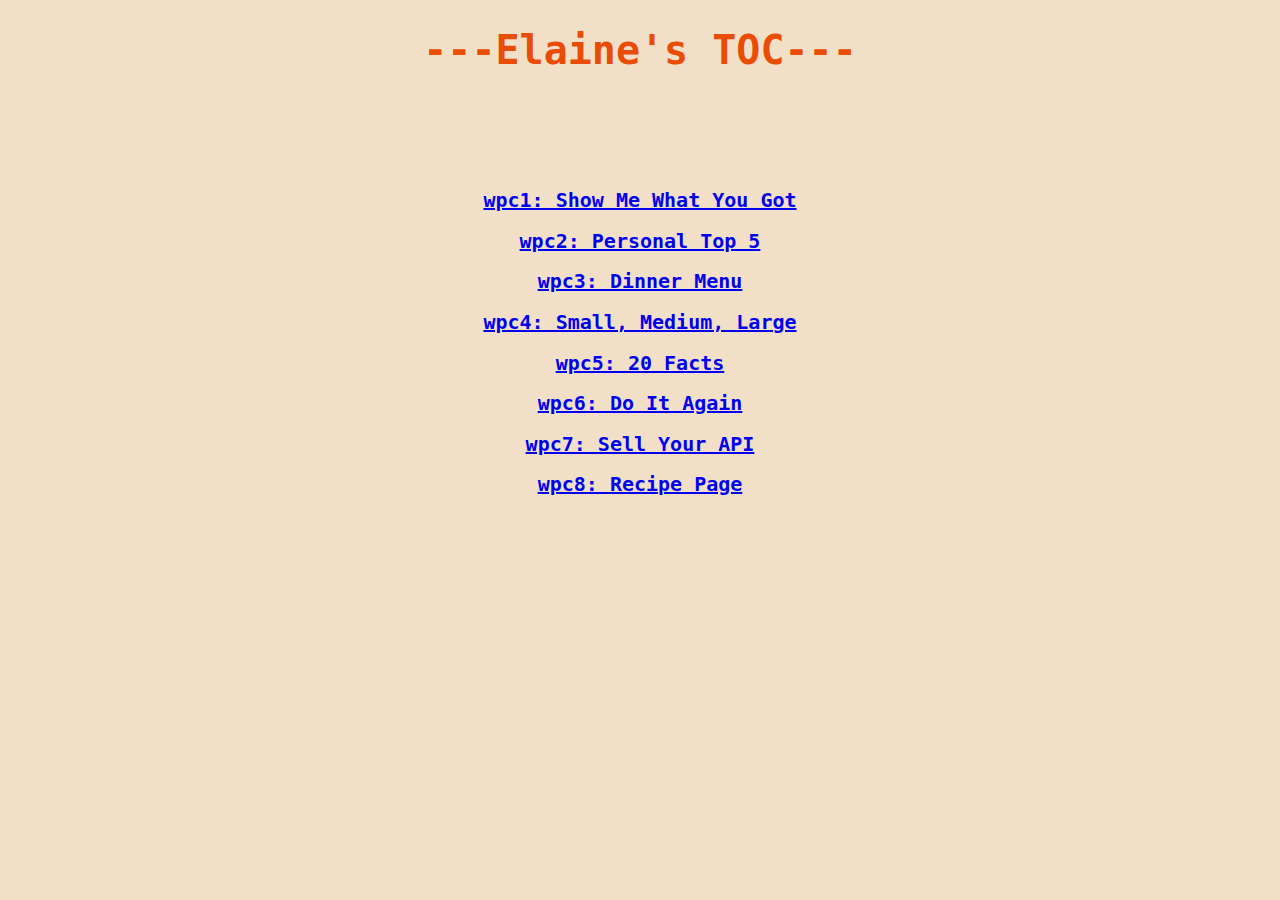
<file: index.html>
<!DOCTYPE html>
<html lang="en">
<head>
  <meta charset="UTF-8">
  <meta name="viewport" content="width=device-width, initial-scale=1.0">
  <title>Elaine Fei TOC</title>

  <style>
     body{
          background-color: rgb(241, 224, 199);
          text-align: center;
     }   

     h1{
       color: rgb(233, 77, 5);
       font-family: monospace;
       font-size: 40px;
     }
    
     h2{
       font-family: monospace;
       font-size: 20px;
     }
    
  </style>

</head>
<body>

  <h1>---Elaine's TOC---</h1> 

  <br></br>
  <br></br>

  <h2><a href="show-me-what-you-got/index.html">wpc1: Show Me What You Got</a></h2>
  <h2><a href="personal-top-five/index.html">wpc2: Personal Top 5</a></h2>
  <h2><a href="dinner-menu/index.html">wpc3: Dinner Menu</a></h2>
  <h2><a href="small-medium-large/index.html">wpc4: Small, Medium, Large</a></h2>
  <h2><a href="twenty-facts/index.html">wpc5: 20 Facts</a></h2>
  <h2><a href="do-it-again/index.html">wpc6: Do It Again</a></h2>
  <h2><a href="sell-your-api/index.html">wpc7: Sell Your API</a></h2>
  <h2><a href="recipe-page/index.html">wpc8: Recipe Page</a></h2>

</body>
</html>
</file>
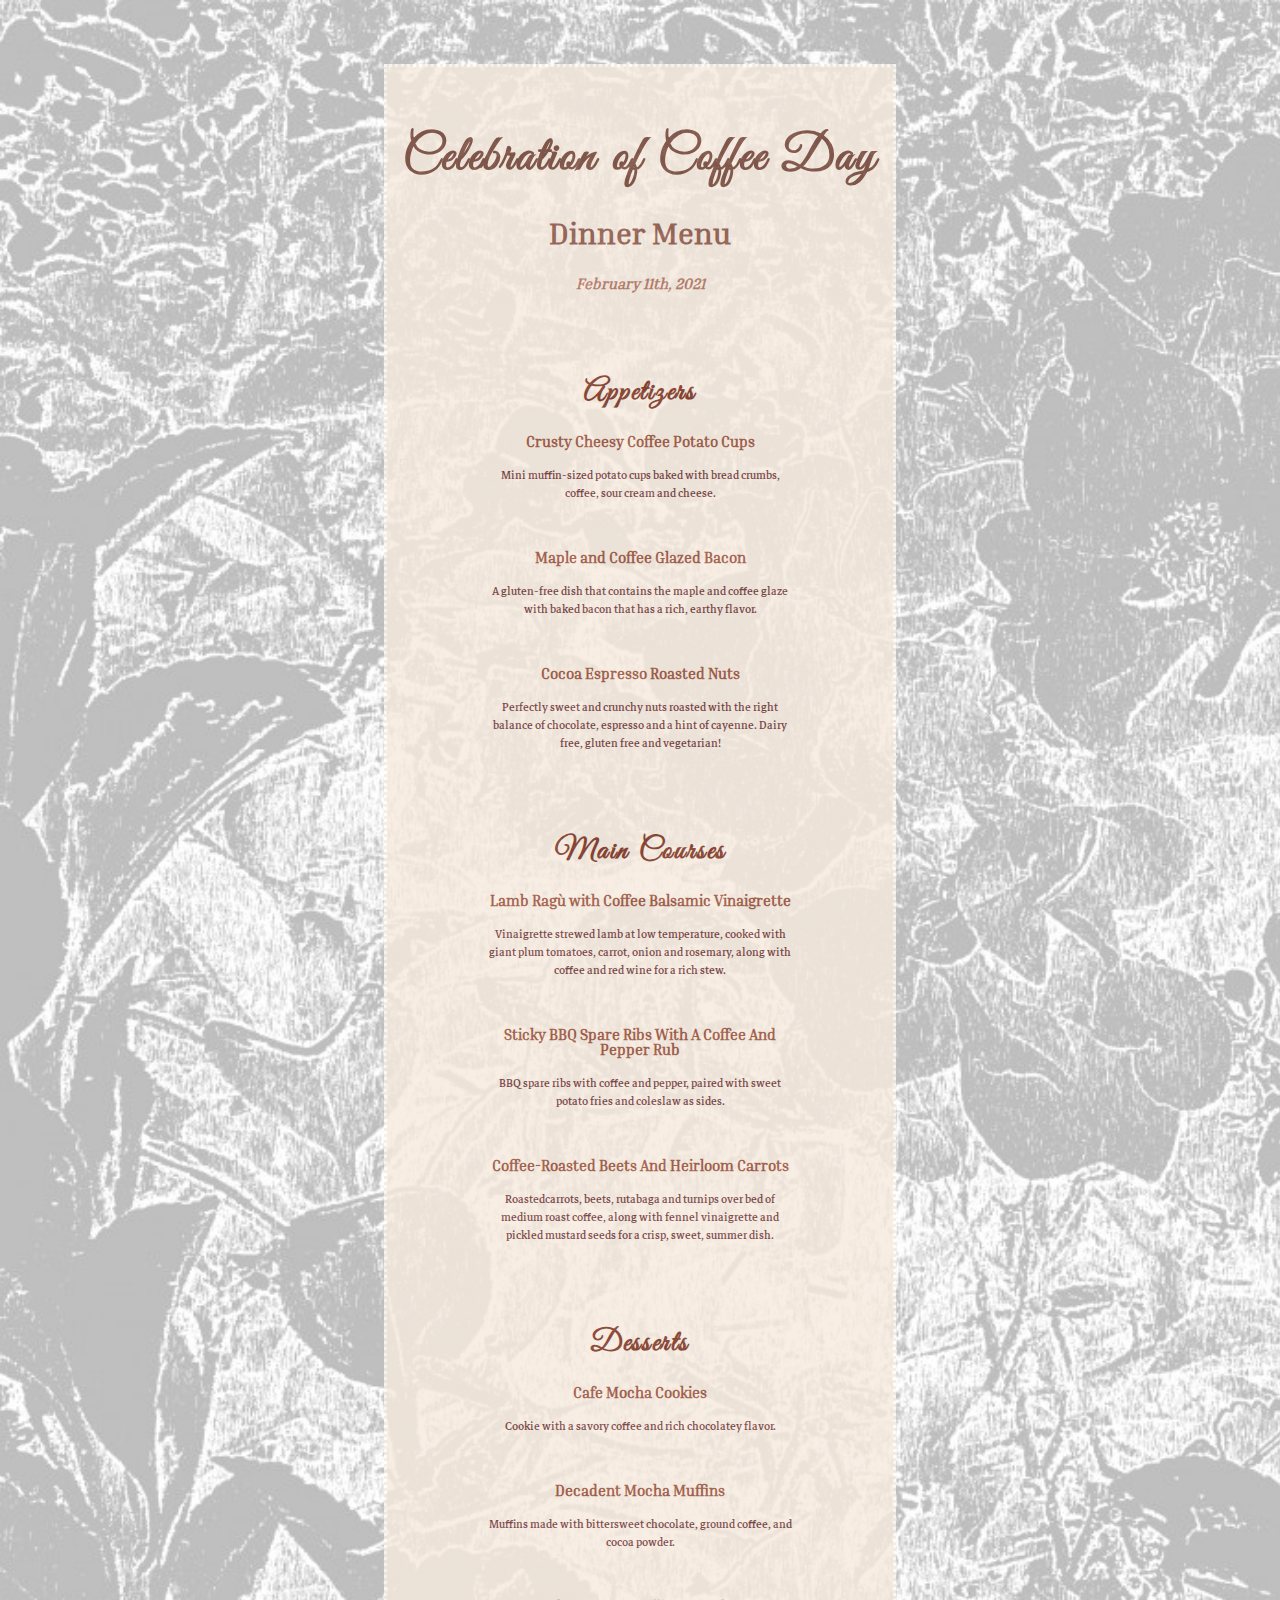
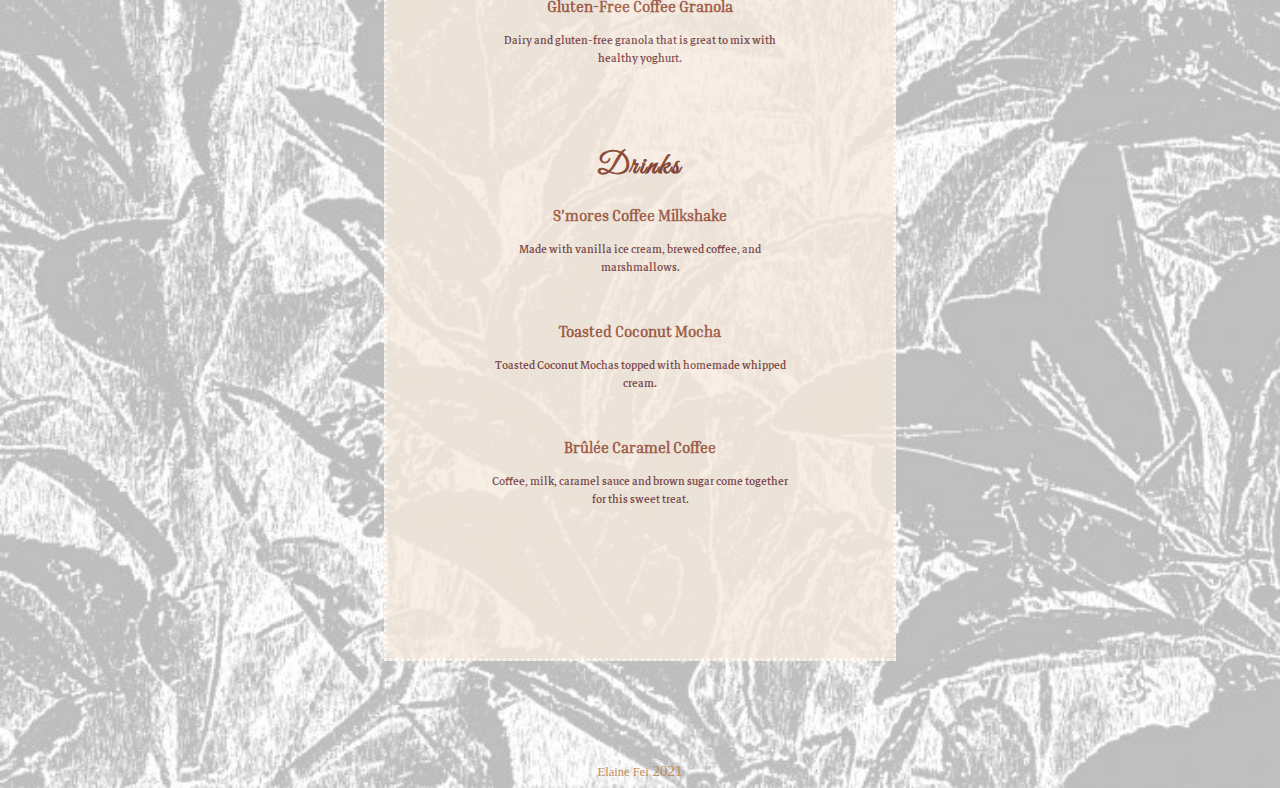
<file: dinner-menu/index.html>
<!DOCTYPE html>
<html lang="en">
<head>
    <meta charset="UTF-8">
    <meta name="viewport" content="width=device-width, initial-scale=1.0">
    <title>Elaine's Fictional Dinner Menu</title>
    <link rel="stylesheet" href="./css/style.css">
    <link rel="stylesheet" href="./css/font.css">
</head>

<body>

    <div class="menu">
        <header class="menu-header">
            <h1>Celebration of Coffee Day</h1>
            <h2>Dinner Menu</h2>
            <h3>February 11th, 2021</h3>
        </header>

        <div class="courses">
            <article class="appetizers">
                <h2>Appetizers</h2>
                <h3>Crusty Cheesy Coffee Potato Cups</h3>
                <p>Mini muffin-sized potato cups baked with bread crumbs, coffee, sour cream and cheese.</p>
                <h3>Maple and Coffee Glazed Bacon</h3>
                <p>A gluten-free dish that contains the maple and coffee glaze with baked bacon that has a rich, earthy flavor.</p>
                <h3>Cocoa Espresso Roasted Nuts</h3>
                <p>Perfectly sweet and crunchy nuts roasted with the right balance of chocolate, espresso and a hint of cayenne. Dairy free, gluten free and vegetarian!</p>
            </article>

            <article class="main-courses">
                <h2>Main Courses</h2>
                <h3>Lamb Ragù with Coffee Balsamic Vinaigrette</h3>
                <p>Vinaigrette strewed lamb at low temperature, cooked with giant plum tomatoes, carrot, onion and rosemary, along with coffee and red wine for a rich stew.</p>
                <h3>Sticky BBQ Spare Ribs With A Coffee And Pepper Rub</h3>
                <p>BBQ spare ribs with coffee and pepper, paired with sweet potato fries and coleslaw as sides.</p>
                <h3>Coffee-Roasted Beets And Heirloom Carrots</h3>
                <p>Roastedcarrots, beets, rutabaga and turnips over bed of medium roast coffee, along with fennel vinaigrette and pickled mustard seeds for a crisp, sweet, summer dish.</p>
            </article>

            <article class="desserts">
                <h2>Desserts</h2>
                <h3>Cafe Mocha Cookies</h3>
                <p>Cookie with a savory coffee and rich chocolatey flavor.</p>
                <h3>Decadent Mocha Muffins</h3>
                <p>Muffins made with bittersweet chocolate, ground coffee, and cocoa powder.</p>
                <h3>Gluten-Free Coffee Granola</h3>
                <p>Dairy and gluten-free granola that is great to mix with healthy yoghurt.</p>
            </article>

            <article class="drinks">
                <h2>Drinks</h2>
                <h3>S’mores Coffee Milkshake</h3>
                <p>Made with vanilla ice cream, brewed coffee, and marshmallows.</p>
                <h3>Toasted Coconut Mocha</h3>
                <p>Toasted Coconut Mochas topped with homemade whipped cream.</p>
                <h3>Brûlée Caramel Coffee</h3>
                <p>Coffee, milk, caramel sauce and brown sugar come together for this sweet treat.</p>
            </article>
        </div>
        

    </div>


    <footer><small>Elaine Fei</small> 2021</footer>

</body>
</html>
</file>
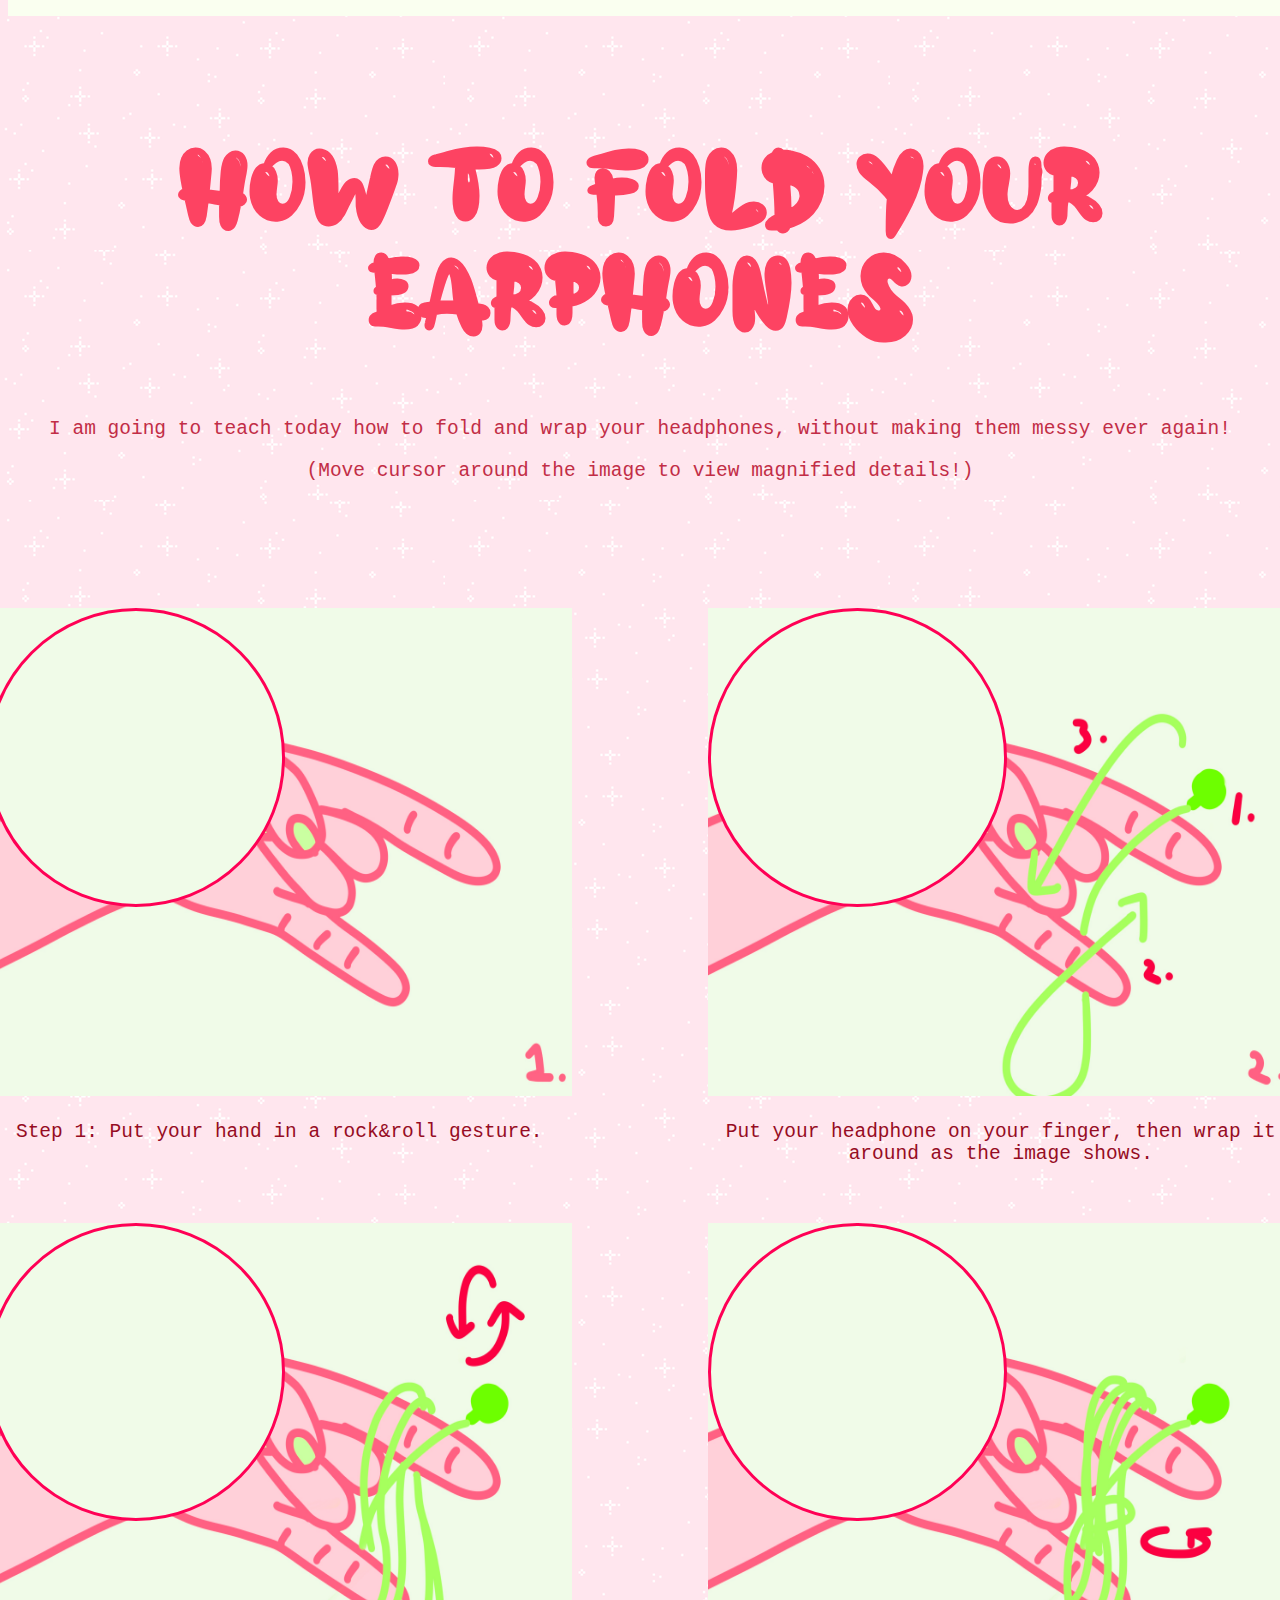
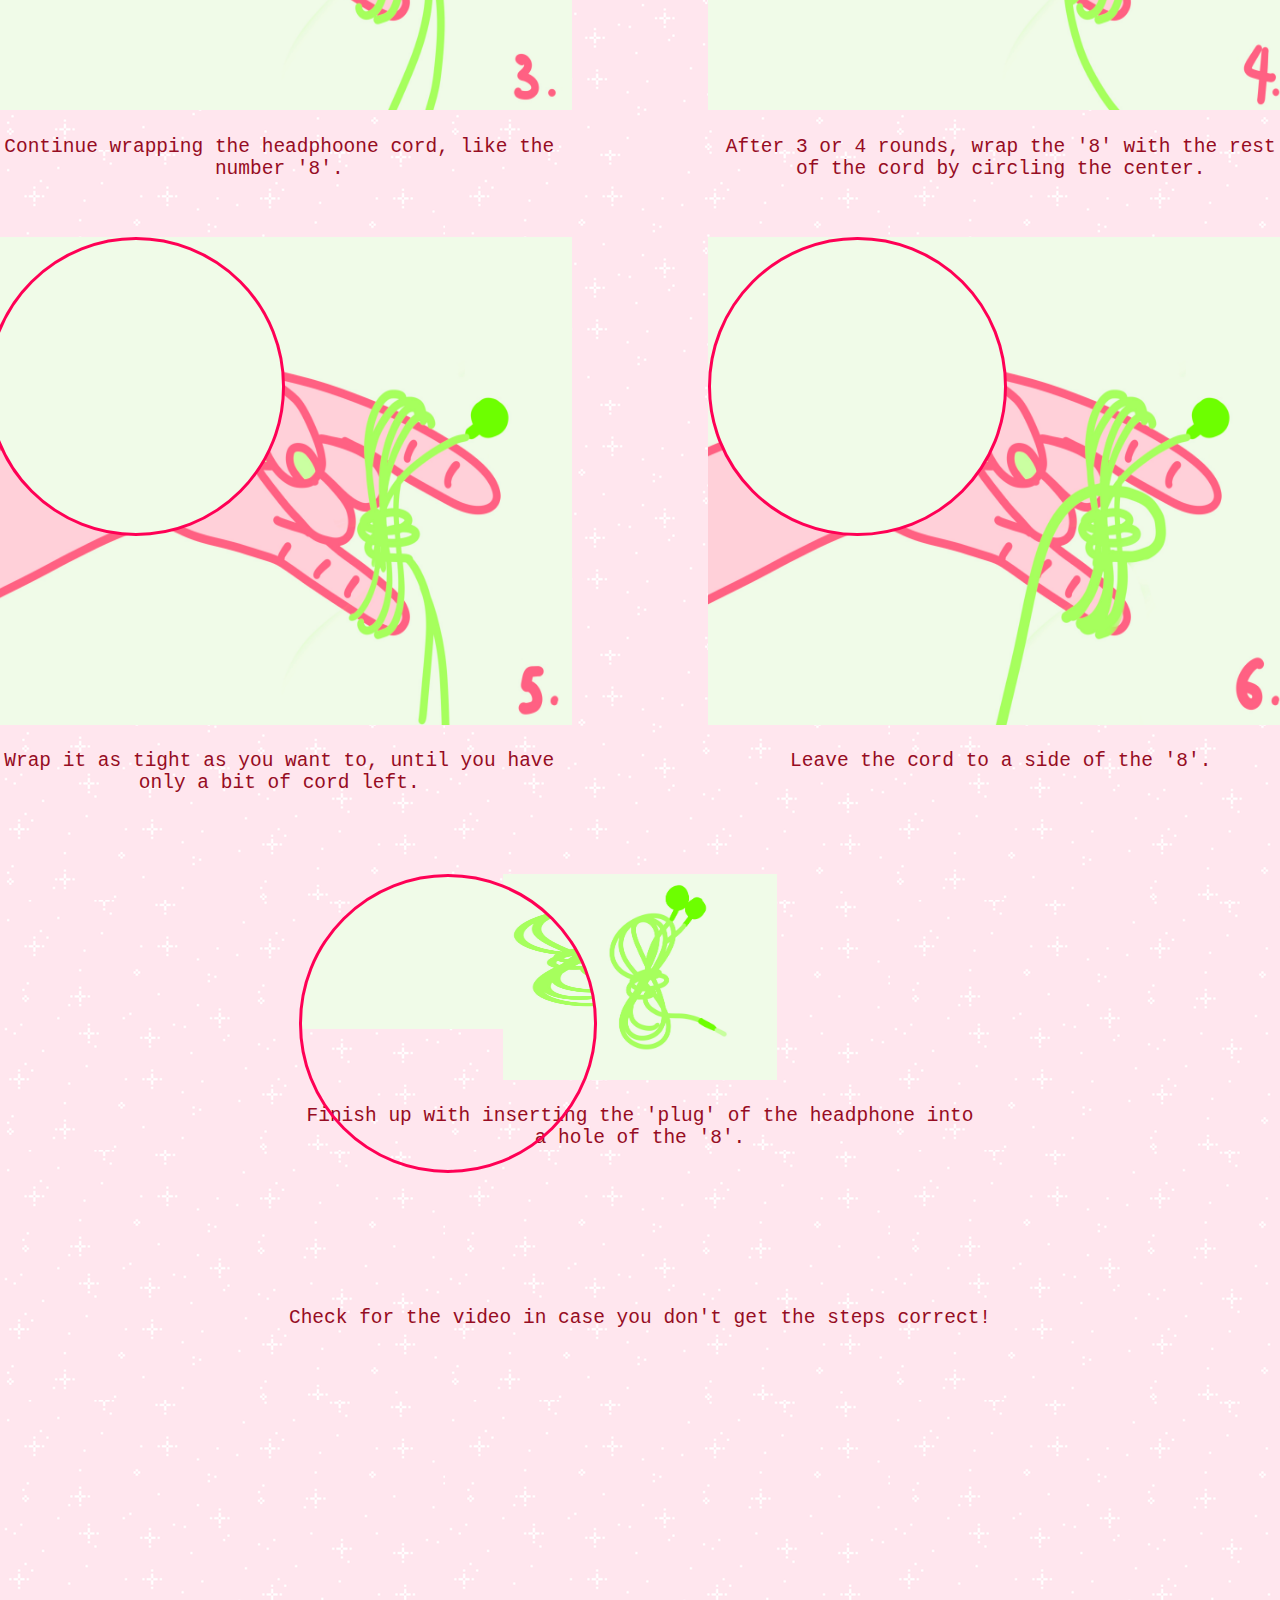
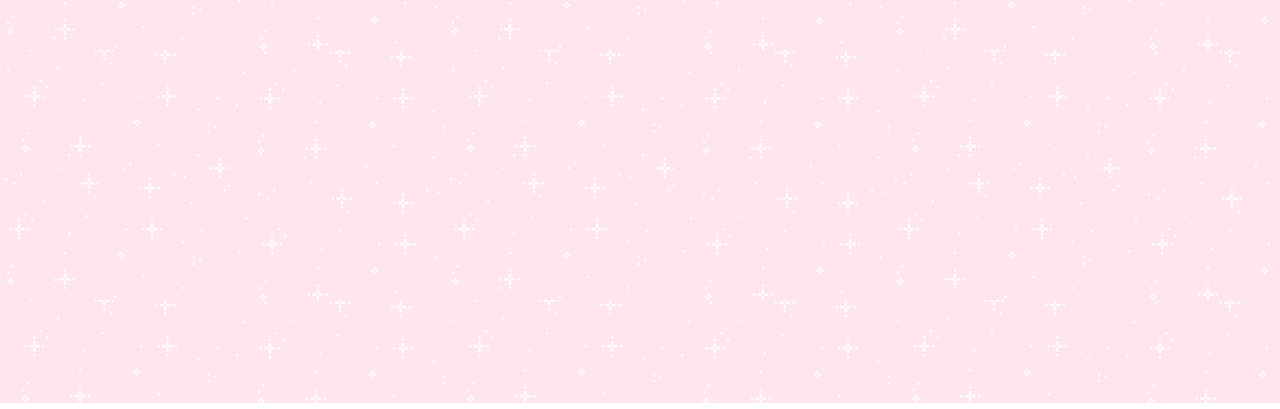
<file: do-it-again/index.html>
<!DOCTYPE html>
  <html lang="en">
  <head>
    <meta charset="UTF-8">
    <meta http-equiv="X-UA-Compatible" content="IE=edge">
    <meta name="viewport" content="width=device-width, initial-scale=1.0">
    <title>Elaine's Webpage</title>
    <link rel="stylesheet" href="./css/style.css">
    <link rel="stylesheet" href="css/font.css">
    <script src="./js/script.js"></script>


  

</head>

<body>

  <div class="content">
    <div class="header">
      <div class="progress-container">
        <div class="progress-bar" id="myBar"></div>
      </div>
    </div>

    <div class="title">
      <h1>How To Fold Your Earphones</h1>
    </div>


    <div class="introduction">
      <p>
        I am going to teach today how to fold and wrap your headphones, without making them messy ever again!
      </p>
      <p>
        (Move cursor around the image to view magnified details!)
      </p>
    </div>


    <div class="information-container">
      <div class="row-1">
          <div class="step-1">
            <img id='step1'src="./pictures/step1.jpg">
            <p>Step 1: Put your hand in a rock&roll gesture.</p>
          </div>

          <div class="step-2">
            <img  id='step2'src="./pictures/step2.jpg">
            <p>Put your headphone on your finger, then wrap it around as the image shows.</p>
          </div>
      </div>

      <div class="row-2">
          <div class="step-3">
            <img  id='step3'src="./pictures/step3.jpg">
            <p>Continue wrapping the headphoone cord, like the number '8'.</p>
          </div>

          <div class="step-4">
            <img  id='step4'src="./pictures/step4.jpg">
            <p>After 3 or 4 rounds, wrap the '8' with the rest of the cord by circling the center.</p>
          </div>
      </div>

      <div class="row-3">
          <div class="step-5">
            <img  id='step5'src="./pictures/step5.jpg">
            <p>Wrap it as tight as you want to, until you have only a bit of cord left.</p>
          </div>

          <div class="step-6">
            <img id='step6' src="./pictures/step6.jpg">
            <p>Leave the cord to a side of the '8'.</p>
          </div>
      </div>

      <div class="row-4">
          <div class="step-7">
            <img id='step7' src="./pictures/step7.jpg">
            <p>Finish up with inserting the 'plug' of the headphone into a hole of the '8'.</p>
          </div>
      </div>
      
    </div>

    <div class="video-content">
      <p id="video-introduction">
        Check for the video in case you don't get the steps correct!
      </p>

      <div class="video">
        <iframe src="https://www.youtube.com/embed/ussGiA1aHi4" frameborder="0" allow="accelerometer; autoplay; clipboard-write; encrypted-media; gyroscope; picture-in-picture" allowfullscreen></iframe>
      </div>
    </div>
  </div>

</body>

<script>
  magnify("step1", 2);
  magnify("step2", 2);
  magnify("step3", 2);
  magnify("step4", 2);
  magnify("step5", 2);
  magnify("step6", 2);
  magnify("step7", 2);
</script>

</html>
</file>
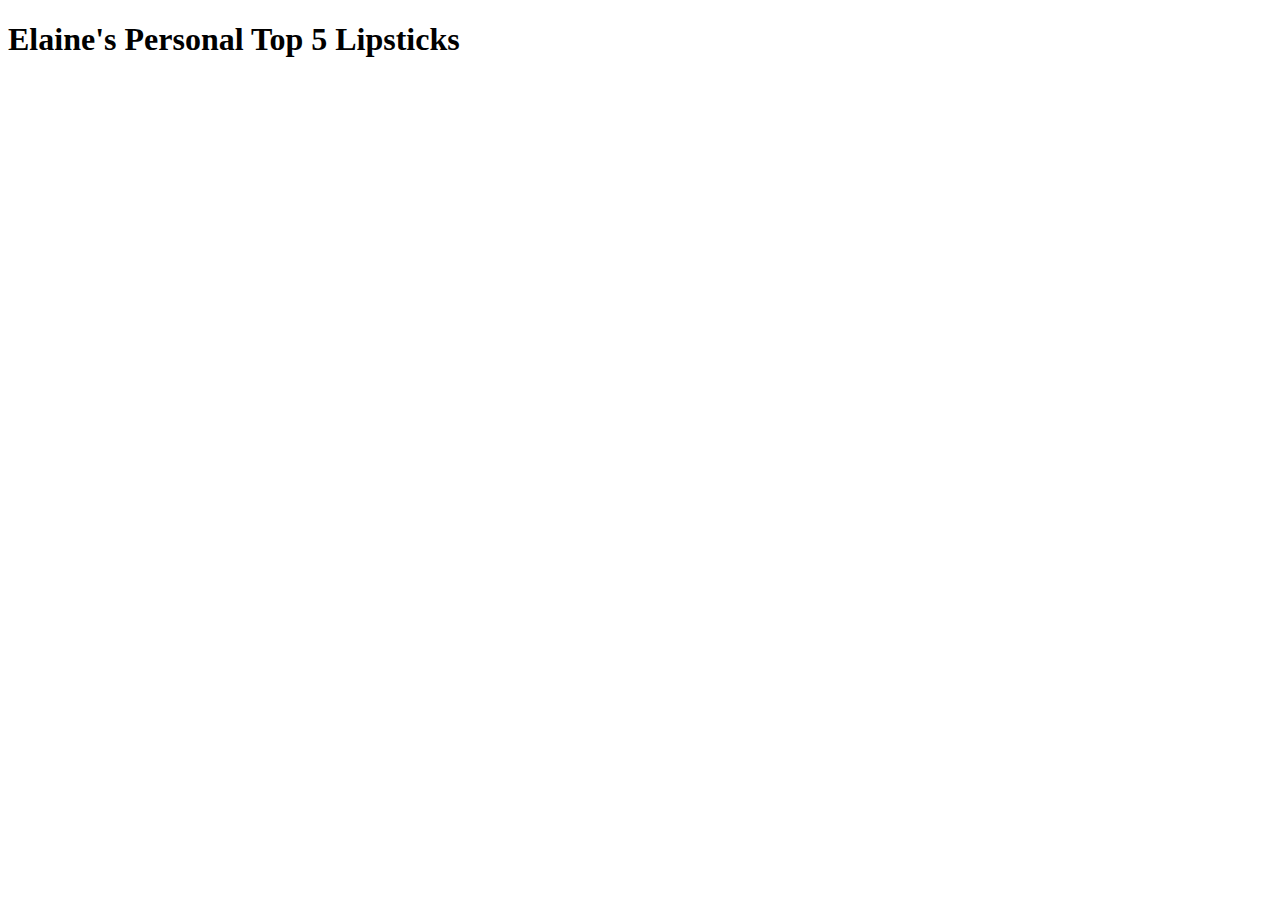
<file: personal-top-five/index.html>
<!DOCTYPE html>
<html lang="en">
<head>
  <meta charset="UTF-8">
  <meta name="viewport" content="width=device-width, initial-scale=1.0">
  <title>Elaine's Personal Top 5</title>
</head>
<body>
  
  <h1>Elaine's Personal Top 5 Lipsticks</h1>

  

</body>
</html>
</file>
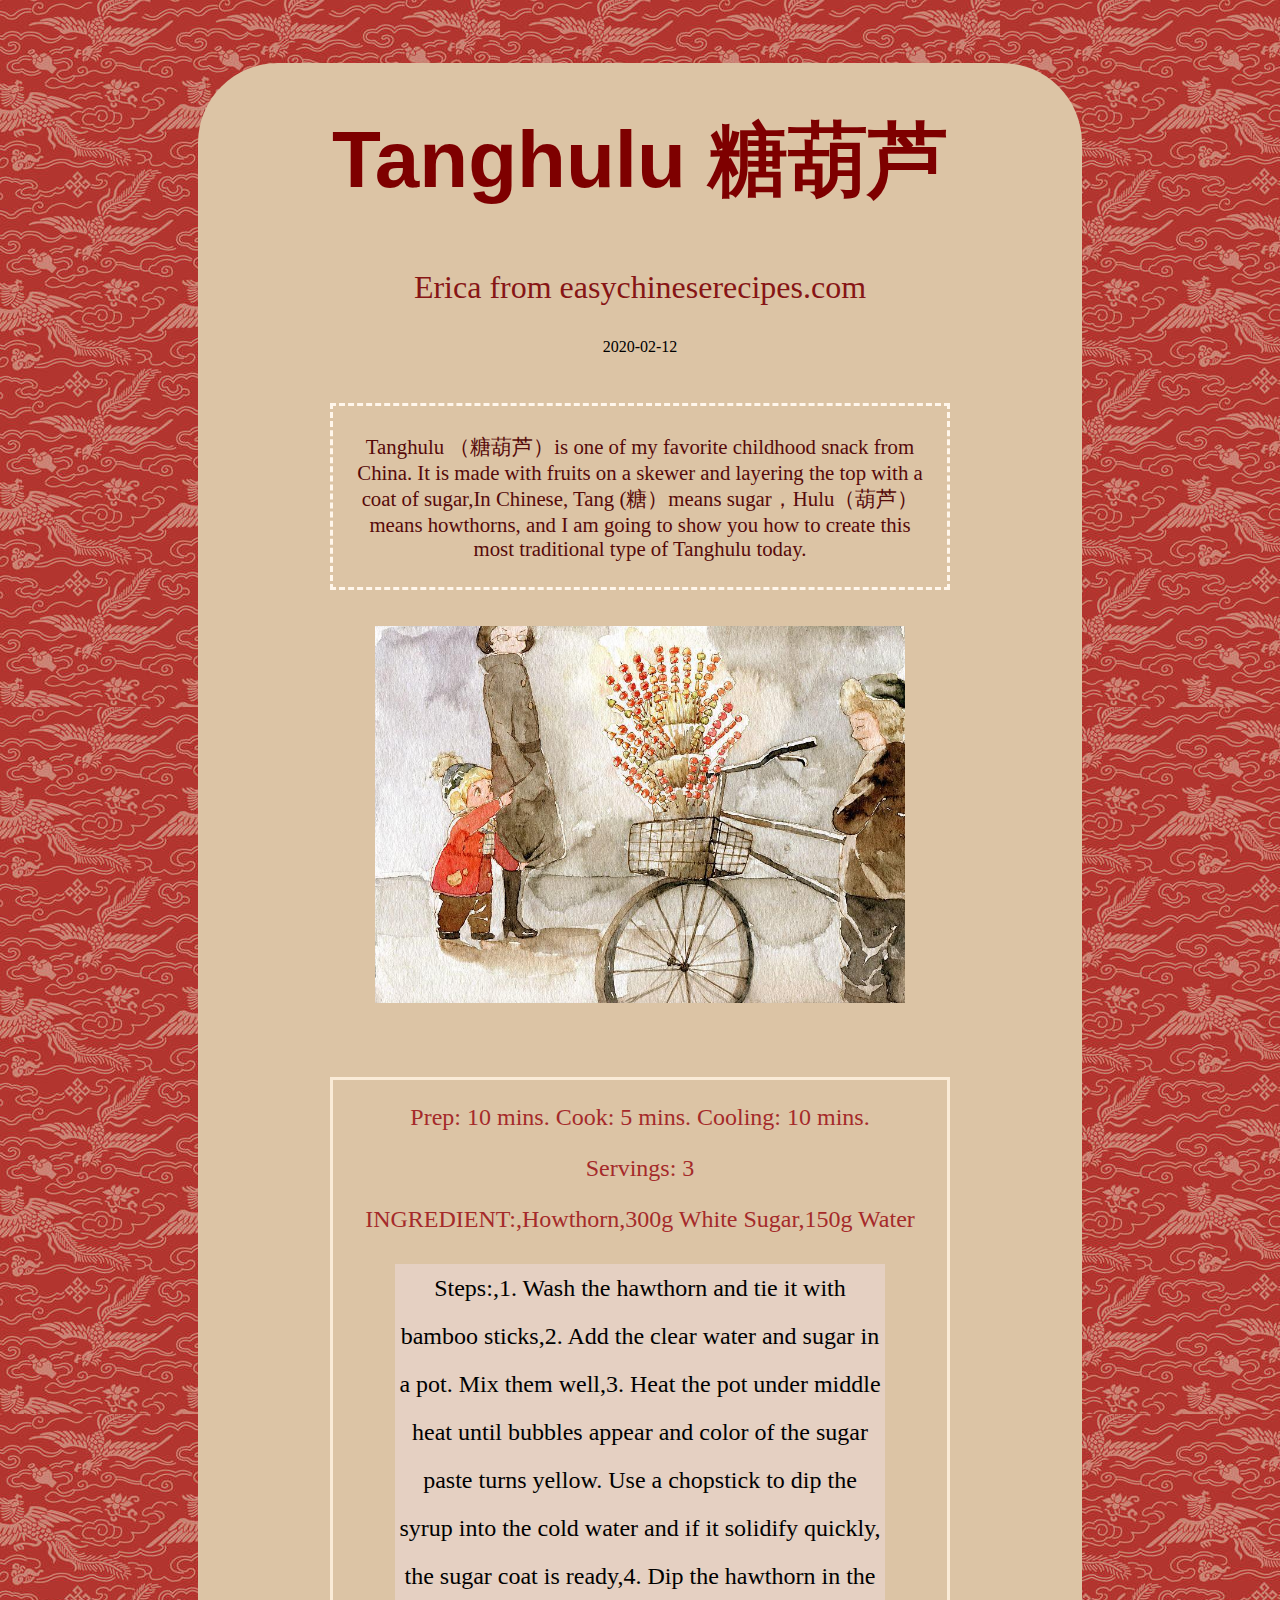
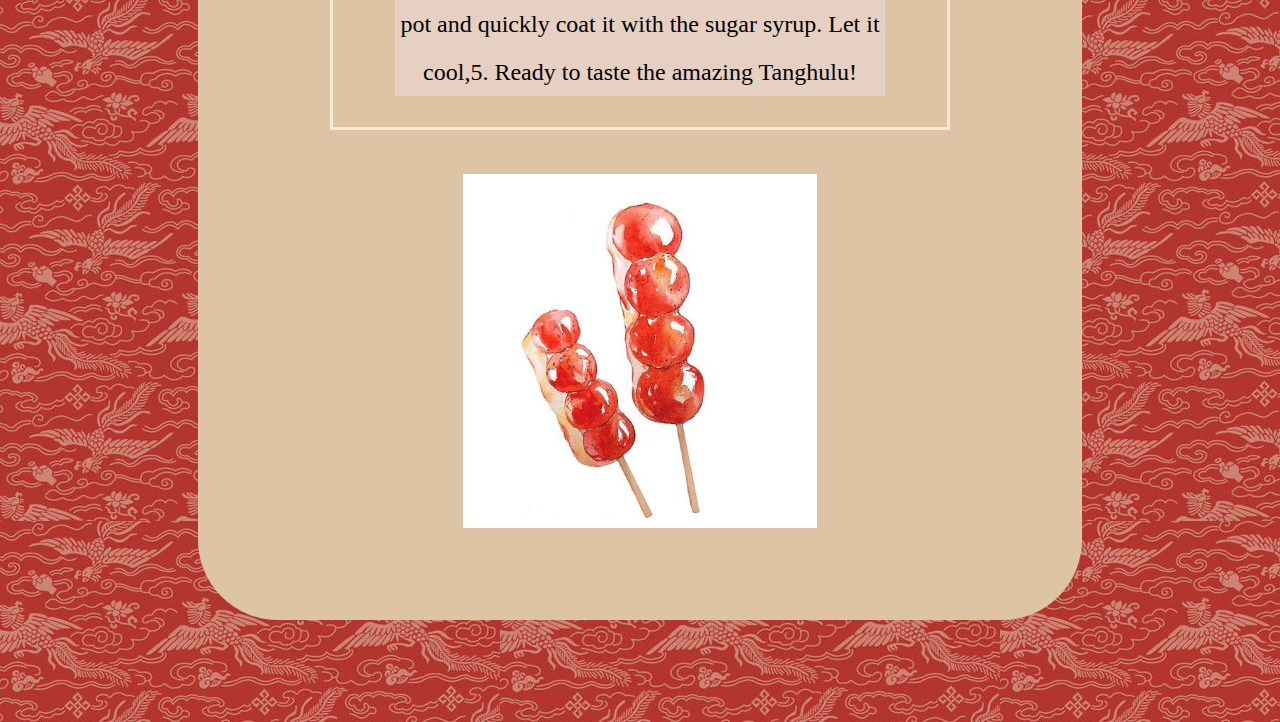
<file: recipe-page/index.html>
<!DOCTYPE html>
<html lang="en">
<head>
    <meta charset="UTF-8">
    <meta http-equiv="X-UA-Compatible" content="IE=edge">
    <meta name="viewport" content="width=device-width, initial-scale=1.0">
    <title>Elaine's Recipe Page</title>
    <link rel="stylesheet" href="./css/style.css">

</head>
<body>
    <div class="content">
        <div class="introduction">
            <h1 id="title"></h1>
            <p id="author"></p>
            <p id="datePublished"></p>
            <p id="description"></p>
            <img id="childhood-tanghulu" src="./image/childhood-tanghulu.jfif">
        </div>

        <div class="instruction">
            <p id="cookTime"></p>
            <p id="size"></p>
            <p id="recipeIngredient"></p>
            <p id="recipeInstructions"></p>
        </div>
        <img id="finish-tanghulu" src="./image/finish-tanghulu.jpg">
    </div>

    <script src="./js/script.js"></script>

</body>
</html>
</file>
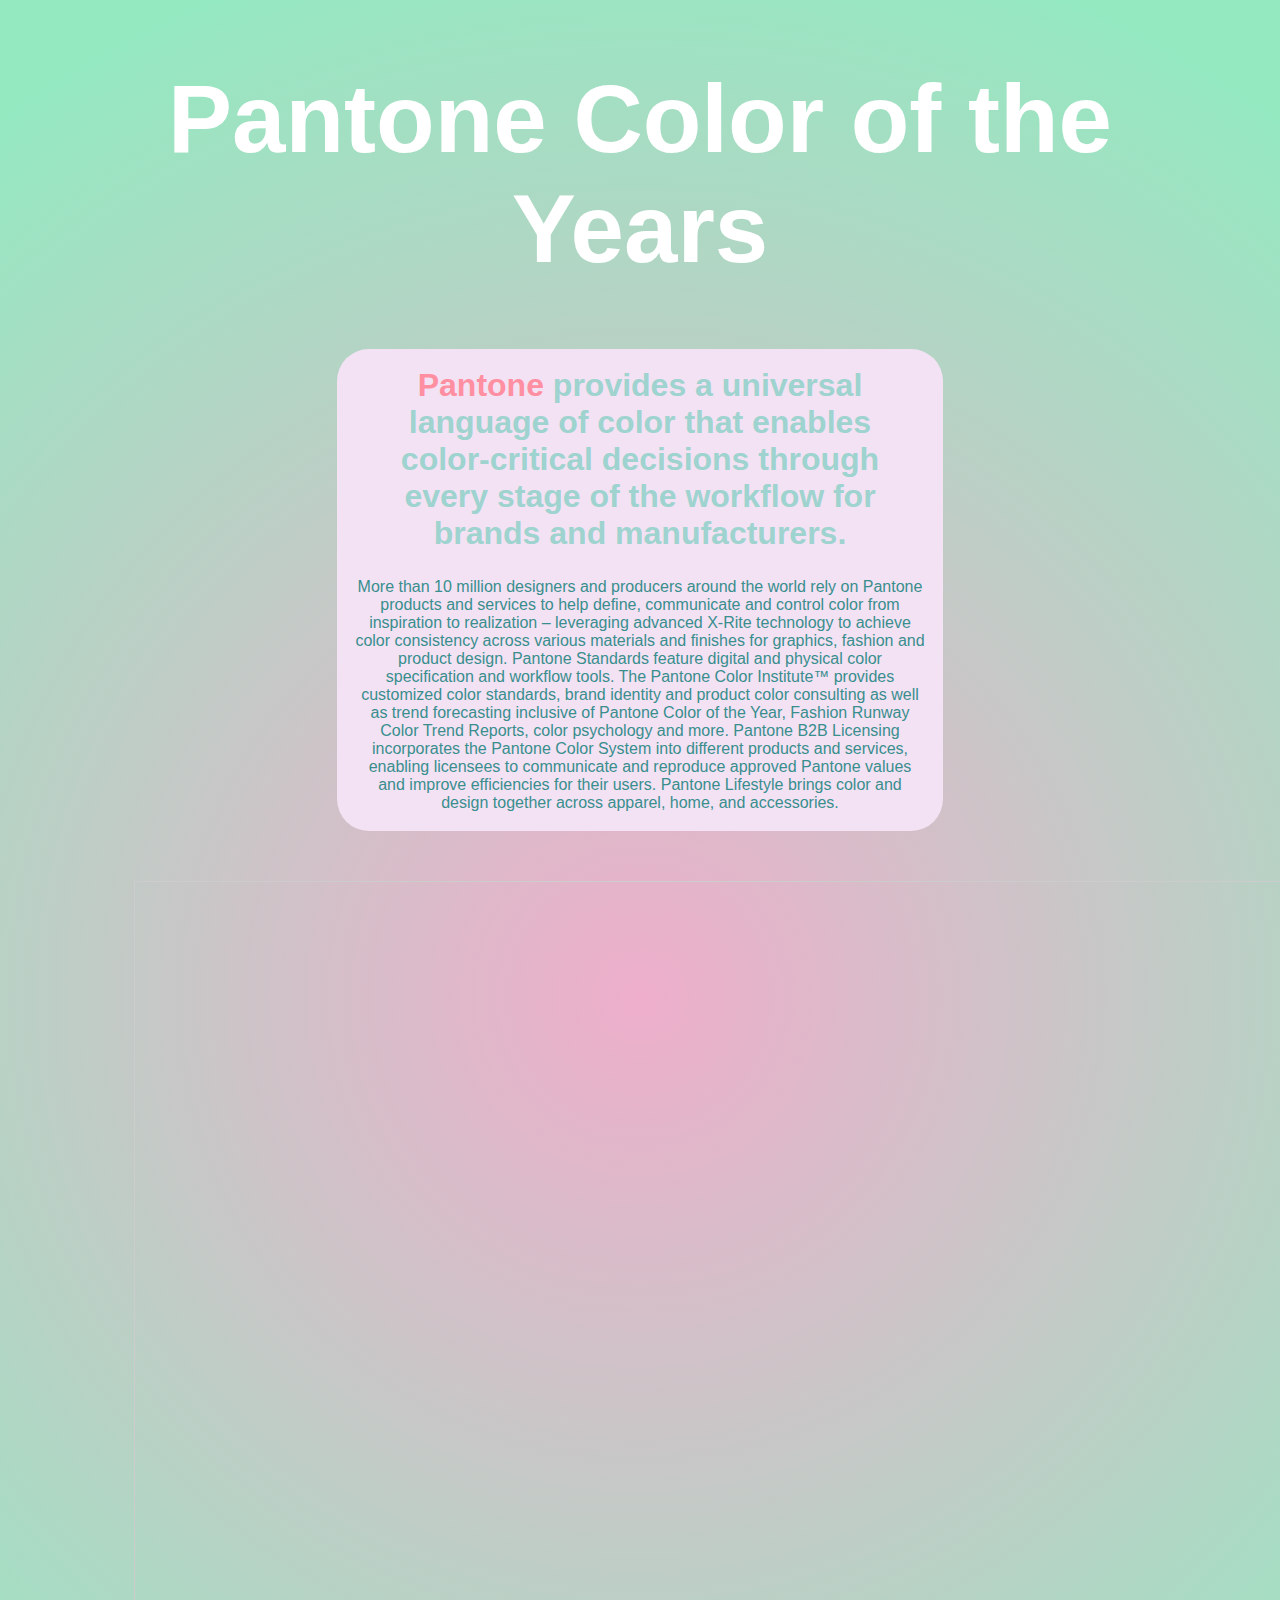
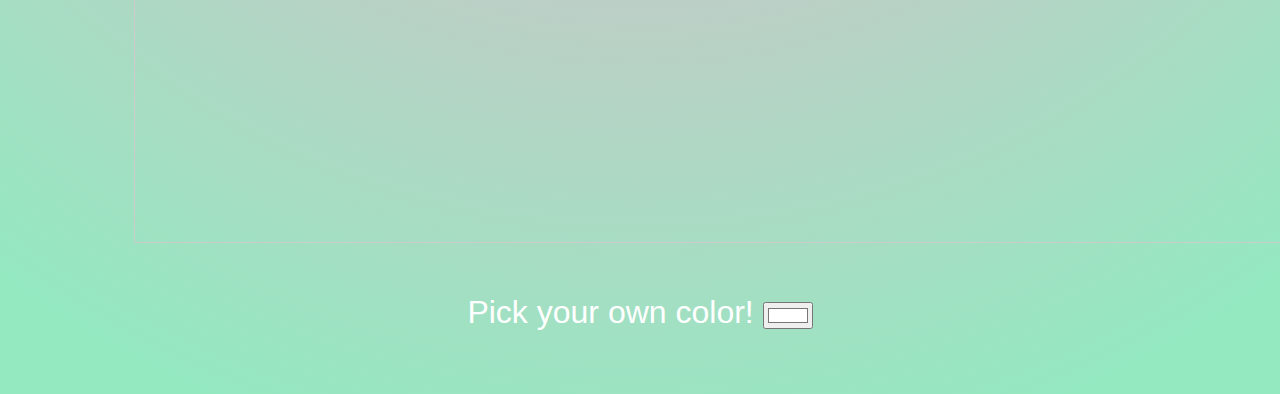
<file: sell-your-api/index.html>
<!DOCTYPE html>
<html lang="en">
<head>
    <meta charset="UTF-8">
    <meta http-equiv="X-UA-Compatible" content="IE=edge">
    <meta name="viewport" content="width=device-width, initial-scale=1.0">
    <title>Sell Your API</title>
    <link rel="stylesheet" href="./css/style.css">

</head>
<body>

    <div class="content">
        <h1>Pantone Color of the Years</h1>

        <div class="pantone-description">
            <h2><a href="https://www.pantone.com/hk/en/about-pantone">Pantone</a> provides a universal language of color that enables color-critical decisions through every stage of the workflow for brands and manufacturers. </h2>
            <p>More than 10 million designers and producers around the world rely on Pantone products and services to help define, communicate and control color from inspiration to realization – leveraging advanced X-Rite technology to achieve color consistency across various materials and finishes for graphics, fashion and product design. Pantone Standards feature digital and physical color specification and workflow tools. The Pantone Color Institute™ provides customized color standards, brand identity and product color consulting as well as trend forecasting inclusive of Pantone Color of the Year, Fashion Runway Color Trend Reports, color psychology and more. Pantone B2B Licensing incorporates the Pantone Color System into different products and services, enabling licensees to communicate and reproduce approved Pantone values and improve efficiencies for their users. Pantone Lifestyle brings color and design together across apparel, home, and accessories.</p>
        </div>

        <iframe class="airtable-embed" src="https://airtable.com/embed/shrdMtL4ZY02JM83x?backgroundColor=teal&viewControls=on" frameborder="0" onmousewheel="" width="100%" height="533" style="background: transparent; border: 1px solid #ccc;"></iframe>

        <div class="color-picker">
            <label for="colorpicker">Pick your own color!</label>
            <input type="color" id="colorpicker" value="#ffffff">
        </div>
    
        <script src="lib/airtable.browser.js"></script>
        <script src="./js/script.js"></script>
    </div>

</body>
</html>
</file>
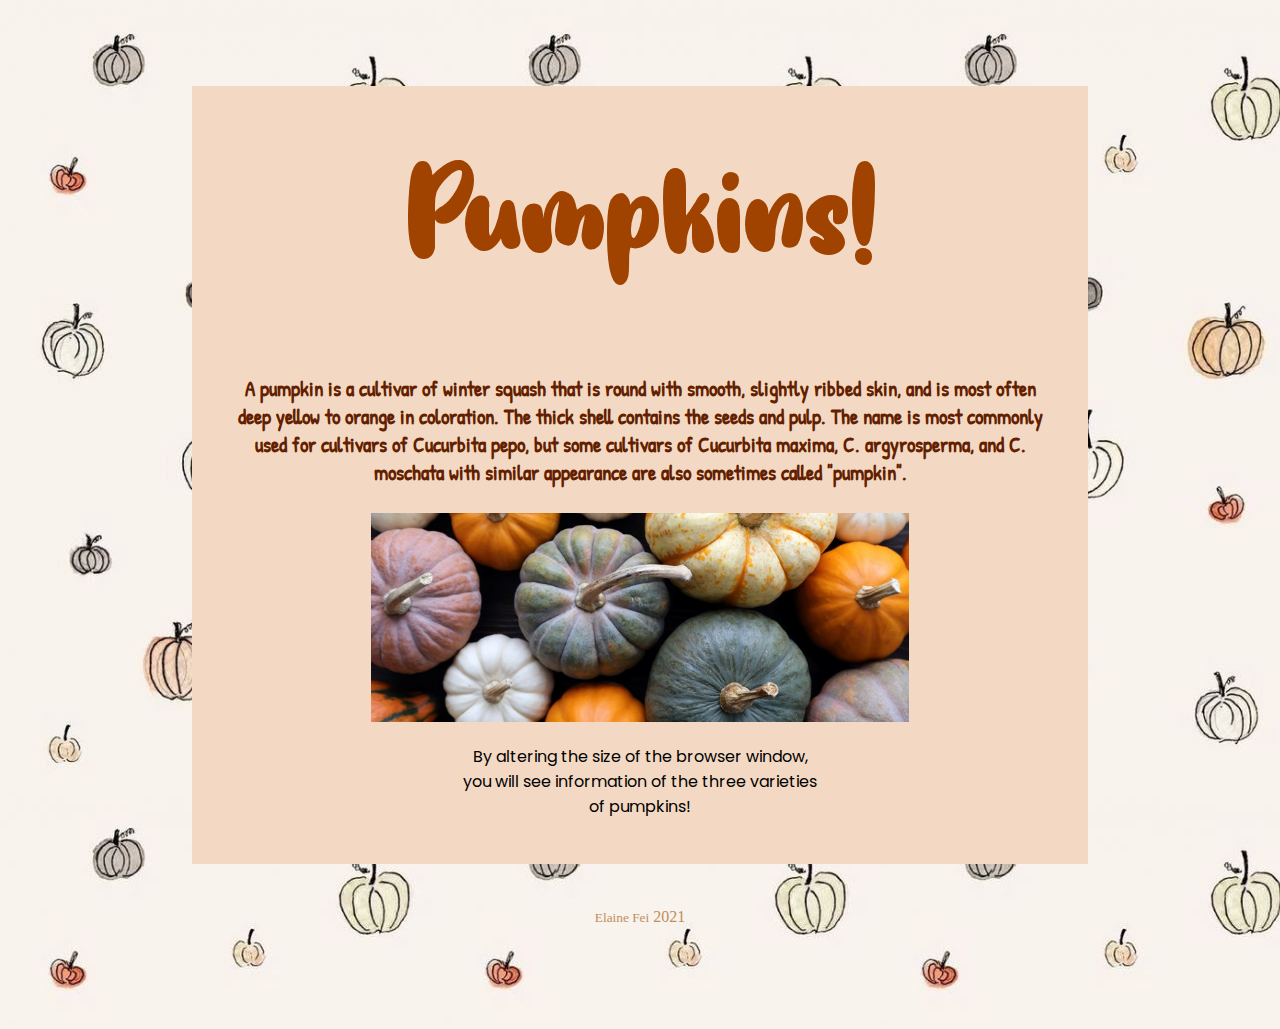
<file: small-medium-large/index.html>
<!DOCTYPE html>
<html lang="en">
<head>
    <meta charset="UTF-8">
    <meta name="viewport" content="width=device-width, initial-scale=1.0">
    <title>Elaine's Pumpkins</title>
    <link rel="stylesheet" href="./css/style.css">
    <link rel="stylesheet" href="./css/font.css">
</head>

<body>

    <div class="website-info">
        <div class="introduction">
            <h1>Pumpkins!</h1>
            <h2>A pumpkin is a cultivar of winter squash that is round with smooth, slightly ribbed skin, and is most often deep yellow to orange in coloration. The thick shell contains the seeds and pulp. The name is most commonly used for cultivars of Cucurbita pepo, but some cultivars of Cucurbita maxima, C. argyrosperma, and C. moschata with similar appearance are also sometimes called "pumpkin".</h2>
            <img id="pumpkin-intro" src="./image/pumpkin.jpg" alt="pumpkin-cover">
            <p>By altering the size of the browser window, you will see information of the three varieties of pumpkins!</p>
        </div>

        <div class="large-pumpkin">
            <h3>One Too Many Pumpkin</h3>
            <p>A truly distinctive ornamental pumpkin that has great decorative potential. Large vines produce white fruit that are laced with reddish colored veins. The pumpkins resemble a bloodshot eye and weigh 20 to 25 lbs.</p>
            <img id="pumpkin-large" src="./image/one-too-many-pumpkin.jpeg" alt="one-too-many-pumpkin">
        </div>

        <div class="medium-pumpkin">
            <h3>Porcelain Doll Pumpkin</h3>
            <p>The thick flesh is orange and surrounds a central cavity that contains some pulp and many flat, tear-drop shaped, cream-colored seeds. When cooked, Porcelain Doll squash is tender with a smooth texture and a sweet flavor, averaging 16-24 pounds.</p>
            <img id="pumpkin-medium" src="./image/porcelain-doll-pumpkin.jpeg" alt="porcelain-doll-pumpkin">
        </div>

        <div class="small-pumpkin">
            <h3>Blanco Pumpkin</h3>
            <p>Blanco produces a true white colored pumpkin with shallow ribs. Unlike others, it shows moderate resistance to color change when exposed to sun and light frosts. Its 4 to 6 lb. fruit have a uniform round shape and long green handles.</p>
            <img id="pumpkin-small" src="./image/blanco-pumpkin.jpeg" alt="blanco-pumpkin">
        </div>
    </div>    


    <footer><small>Elaine Fei</small> 2021</footer>

</body>
</html>
</file>
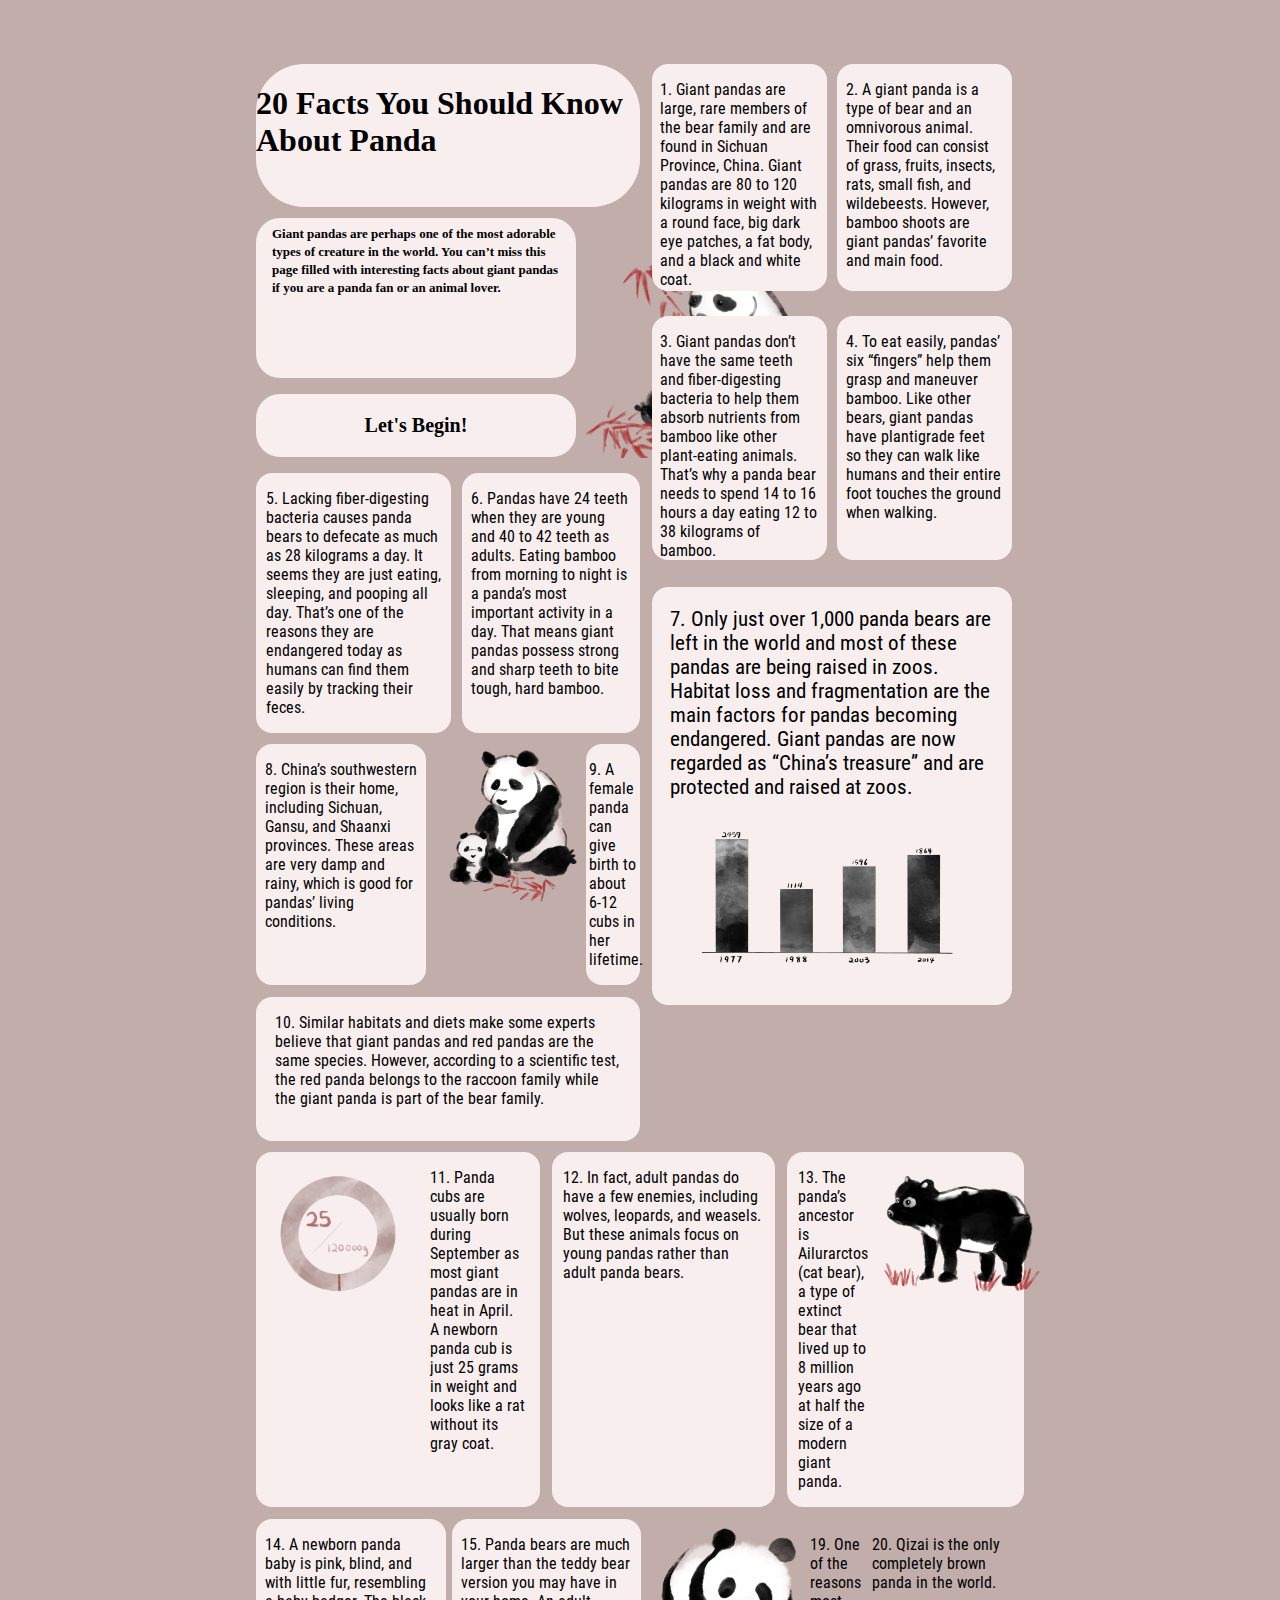
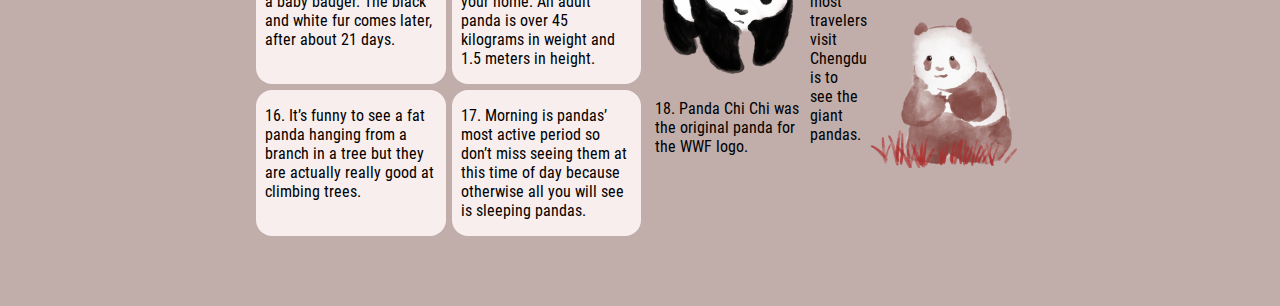
<file: twenty-facts/index.html>
<!DOCTYPE html>
<html lang="en">
<head>
    <meta charset="UTF-8">
    <meta http-equiv="X-UA-Compatible" content="IE=edge">
    <meta name="viewport" content="width=device-width, initial-scale=1.0">
    <link rel="stylesheet" href="./css/style.css">
    <link rel="stylesheet" href="./css/font.css">
    <title>20 Facts</title>
</head>
<body>
    <div class="content-box">
        <div class="top">
        <div class="top-left-section">
            <div class="title">
                <h1>20 Facts You Should Know About Panda</h1>
            </div>

            <div class="introduction">
                <div class="intro-text">
                    <div class="intro-info">
                        <h2>Giant pandas are perhaps one of the most adorable types of creature in the world. You can’t miss this page filled with interesting facts about giant pandas if you are a panda fan or an animal lover.</h2>
                    </div>
                    <div class="intro-direction">
                        <h3>Let's Begin!</h3>
                    </div>
                </div>
                <div class="cover-image">
                    <img id="panda-cover" src="./image/panda-cover.png" alt="panda-cover-image">
                </div>
            </div>

            <div class="fact5-6">
                <div class="fact5">
                    <p>5. Lacking fiber-digesting bacteria causes panda bears to defecate as much as 28 kilograms a day. It seems they are just eating, sleeping, and pooping all day. That’s one of the reasons they are endangered today as humans can find them easily by tracking their feces.</p>
                </div>
                <div class="fact6">
                    <p>6. Pandas have 24 teeth when they are young and 40 to 42 teeth as adults. Eating bamboo from morning to night is a panda’s most important activity in a day. That means giant pandas possess strong and sharp teeth to bite tough, hard bamboo.</p>
                </div>
            </div>

            <div class="fact8-9">
                <div class="fact8">
                    <div class="fact8-info">
                        <p>8. China’s southwestern region is their home, including Sichuan, Gansu, and Shaanxi provinces. These areas are very damp and rainy, which is good for pandas’ living conditions.</p>
                    </div>
                        <div class="fact8-img">
                        <img id="fact8-image" src="./image/fact8.png" alt="panda-and-baby">
                    </div>
                </div>
                <div class="fact9">
                    <p>9. A female panda can give birth to about 6-12 cubs in her lifetime.</p>
                </div>
            </div>

            <div class="fact10">
                <p>10. Similar habitats and diets make some experts believe that giant pandas and red pandas are the same species. However, according to a scientific test, the red panda belongs to the raccoon family while the giant panda is part of the bear family. </p>
            </div>
            
        </div>

        <div class="top-right-section">
            <div class="fact1-4">
                <div class="fact1-2">
                    <div class="fact1">
                    <p>1. Giant pandas are large, rare members of the bear family and are found in Sichuan Province, China. Giant pandas are 80 to 120 kilograms in weight with a round face, big dark eye patches, a fat body, and a black and white coat.</p>
                    </div>
                    <div class="fact2">
                    <p>2. A giant panda is a type of bear and an omnivorous animal. Their food can consist of grass, fruits, insects, rats, small fish, and wildebeests. However, bamboo shoots are giant pandas’ favorite and main food.</p>
                    </div>
                </div>
                <div class="fact3-4">
                    <div class="fact3">
                    <p>3. Giant pandas don’t have the same teeth and fiber-digesting bacteria to help them absorb nutrients from bamboo like other plant-eating animals. That’s why a panda bear needs to spend 14 to 16 hours a day eating 12 to 38 kilograms of bamboo.</p>
                    </div>
                    <div class="fact4">
                    <p>4. To eat easily, pandas’ six “fingers” help them grasp and maneuver bamboo. Like other bears, giant pandas have plantigrade feet so they can walk like humans and their entire foot touches the ground when walking.</p>
                    </div>
                </div>
            </div>

            <div class="fact7">
                <div class="fact7-info">
                    <p id='fact7-text'>7. Only just over 1,000 panda bears are left in the world and most of these pandas are being raised in zoos. Habitat loss and fragmentation are the main factors for pandas becoming endangered. Giant pandas are now regarded as “China’s treasure” and are protected and raised at zoos.</p>
                </div>
                <div class="fact7-img">
                    <img id="fact7" src="./image/fact7.png" alt="panda-population">
                </div>
            </div>
        </div>

        </div>

        <div class="bottom">

        <div class="bottom-section">
            <div class="fact11-13">
                <div class="fact11">
                    <img id="fact11" src="./image/fact11.png" alt="panda-weight">
                    <p>11. Panda cubs are usually born during September as most giant pandas are in heat in April. A newborn panda cub is just 25 grams in weight and looks like a rat without its gray coat.</p>
                </div>
                <div class="fact12">
                    <p>12. In fact, adult pandas do have a few enemies, including wolves, leopards, and weasels. But these animals focus on young pandas rather than adult panda bears.</p>
                </div>
                <div class="fact13">
                    <p>13. The panda’s ancestor is Ailurarctos (cat bear), a type of extinct bear that lived up to 8 million years ago at half the size of a modern giant panda. </p>
                    <img id="fact13" src="./image/fact13.png" alt="ailurarctos">
                </div>
            </div>

            <div class="fact14-20">
                <div class="fact14-17">
                    <div class="fact14-15">
                        <div class="fact14">
                            <p>14. A newborn panda baby is pink, blind, and with little fur, resembling a baby badger. The black and white fur comes later, after about 21 days.</p>
                        </div>
                        <div class="fact15">
                            <p>15. Panda bears are much larger than the teddy bear version you may have in your home. An adult panda is over 45 kilograms in weight and 1.5 meters in height.</p>
                        </div>
                    </div>
                    <div class="fact16-17">
                        <div class="fact16">
                            <p>16. It’s funny to see a fat panda hanging from a branch in a tree but they are actually really good at climbing trees. </p>
                        </div>
                        <div class="fact17">
                            <p>17. Morning is pandas’ most active period so don’t miss seeing them at this time of day because otherwise all you will see is sleeping pandas.</p>
                        </div>
                    </div>
                </div>

                <div class="fact18-20">
                    <div class="fact18">
                        <img id="fact18" src="./image/fact18.png" alt="wwf-logo">
                        <p>18. Panda Chi Chi was the original panda for the WWF logo.</p>
                    </div>
                    <div class="fact19">
                        <p>19. One of the reasons most travelers visit Chengdu is to see the giant pandas.</p>
                    </div>
                    <div class="fact20">
                        <p>20. Qizai is the only completely brown panda in the world. </p>
                        <img id="fact20" src="./image/fact20.png" alt="brown-panda">
                    </div>
                </div>
            </div>
        </div>
        </div>

    </div>


</body>
</html>
</file>
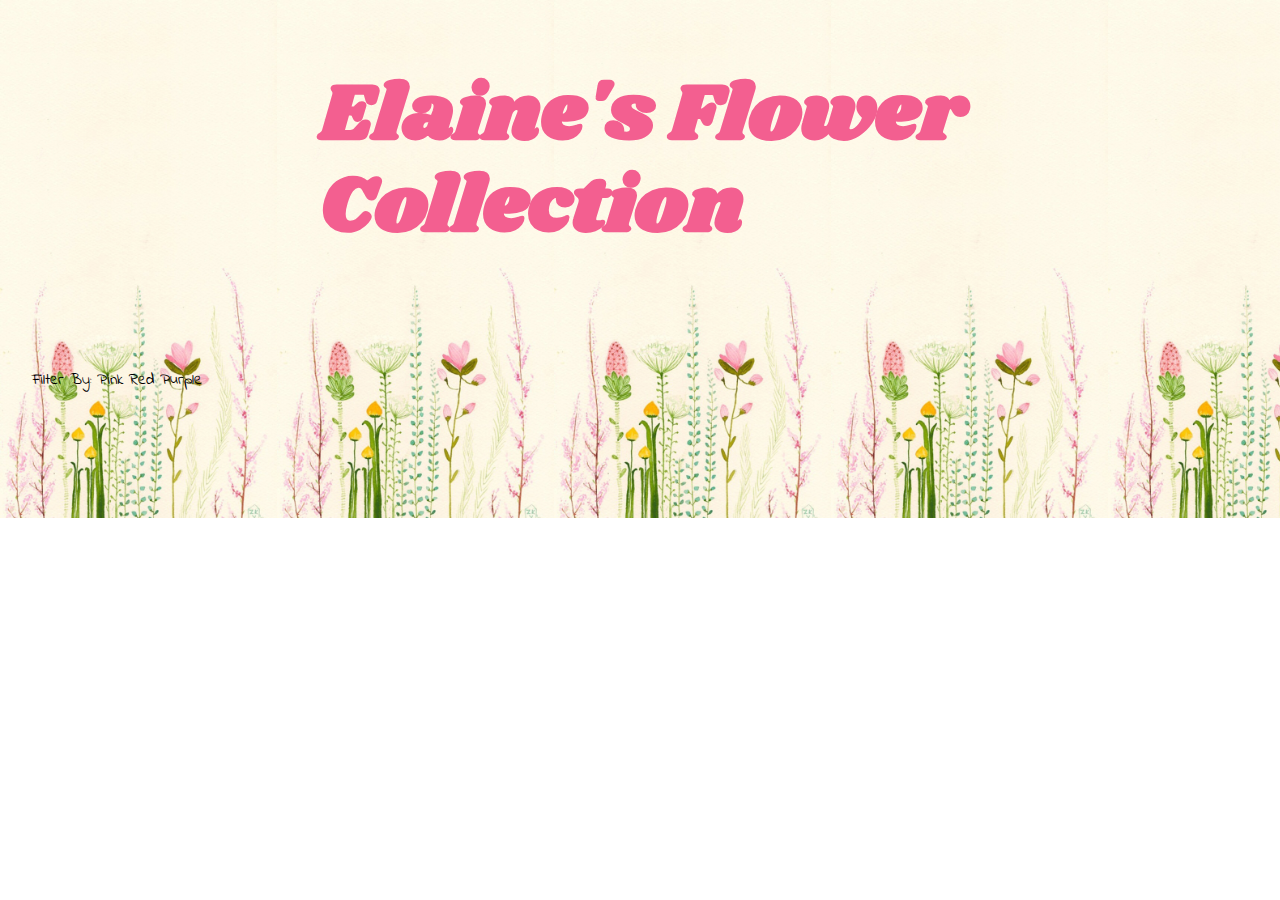
<file: uncommon-collectables/index.html>
<!DOCTYPE html>
<html>

<head>
    <meta charset="utf-8">
    <meta name="viewport" content="width=device-width, initial-scale=1">

    <title>Elaine's Uncommon Collectables</title>

    <!-- add reset to create consistency between browsers and devices. -->
    <link rel="stylesheet" type="text/css" href="./css/reset.css">

    <link rel="stylesheet" type="text/css" href="./css/main.css">

    <link rel="stylesheet" href="./css/font.css">

    <!-- add link to your javascript. be sure it includes "defer" -->
    <script type="text/javascript" src="./lib/airtable.browser.js" defer></script>
    <script type="text/javascript" src="./js/script.js" defer></script>
</head>

<body>

    <div class="container">
        <h1 id="title">Elaine's Flower Collection</h1>
        <div class="filter">
            Filter By:
            <span class="pink">Pink</span>
            <span class="red">Red</span>
            <span class="purple">Purple</span>
        </div>
        
    </div>

</body>

</html>
</file>
<file: dinner-menu/css/style.css>
body{
    background-image: url(../image/background.jpg);
    background-repeat: repeat;
    background-size: cover;
    margin-left: auto;
    margin-right: auto;
    text-align: center;
    line-break: normal;
}

.menu{
    margin-top: 5%;
    margin-bottom: 8%;
    margin-left: 30%;
    margin-right: 30%;
    background-color: rgb(247, 235, 223);
    opacity: 80%;
    border: white;
    border-style: dotted;
}

.menu-header{
    padding-top: 5%;
    margin-bottom: 7%;
}

.menu-header h1{
    font-size: 50px;
    font-family: 'GreatVibes-Regular';
    color: rgb(111, 59, 44);
    letter-spacing: 2px;
}

.menu-header h2{
    font-size: 30px;
    font-family: 'InriaSerif-Regular';
    color: rgb(137, 78, 60);
}

.menu-header h3{
    font-size: 15px;
    font-family: 'InriaSerif-Regular';
    font-style: italic;
    color: rgb(174, 106, 85);
}

.courses{
    padding-bottom: 100px;
}

article{
    margin-left: 100px;
    margin-right: 100px;
    margin-top: 80px;
}

.courses h2{
    font-family: 'GreatVibes-Regular';
    letter-spacing: 2px;
    font-size: 30px;
    color: rgb(117, 36, 12);
}

.courses h3{
    font-size: 15px;
    font-family: 'InriaSerif-Regular';
    color: rgb(148, 68, 43);
}

p{
    font-family: 'MarkaziText-Regular';
    font-size: 15px;
    color: rgb(101, 37, 37);
    margin-bottom: 50px;
}

footer{
    color: rgb(193, 141, 93);
    font-size: 15px;
}
</file>
<file: dinner-menu/css/font.css>
@font-face{
    font-family: 'GreatVibes-Regular';
    src:url('../font/GreatVibes-Regular.woff2') format('woff2');
    font-weight: normal;
}

@font-face{
    font-family: 'InriaSerif-Regular';
    src:url('../font/InriaSerif-Regular.woff2') format('woff2');
    font-weight: normal;
}

@font-face{
    font-family: 'MarkaziText-Regular';
    src:url('../font/MarkaziText-Regular.woff2') format('woff2');
    font-weight: normal;
}
</file>
<file: do-it-again/css/style.css>
body{
  background-image: url('../pictures/background.gif');
}

.header {
  position: fixed;
  top: 0;
  z-index: 1;
  width: 100%;
  background-color: rgb(0, 218, 33);
}

.progress-container {
  width: 100%;
  height: 1em;
  background: rgb(250, 255, 240);
}

.progress-bar {
  height: 1em;
  background: #49f500;
  width: 0%;
}

.content{
  text-align: center;
}

.title{
  font-size: 3em;
  font-family: 'AlloyInk-lgdWw';
  text-align: center;
  color: rgb(253, 67, 98);
  margin-top: 3em;
  text-align: center;
}

.introduction{
  font-size: 1.5em;
  font-family: monospace;
  color: rgb(194, 45, 70);
  text-align: center;
  margin-bottom: 10%;
}

img{
  width: 30em;
  height: 25em;
}

.information-container{
  display: flex;
  flex-direction: column;
  font-family: monospace;
  color: rgb(150, 12, 35);
  font-size: 1.5em;
  margin: 0% 20% 0% 20%;
}

.row-1{
  display: flex;
  flex-direction: row;    
  justify-content: center;
  margin: 0% 5% 5% 5%;
}

.row-2{
  display: flex;
  flex-direction: row;    
  justify-content: center;
  margin: 0% 5% 5% 5%;
}

.row-3{
  display: flex;
  flex-direction: row;    
  justify-content: center;
  margin: 0% 5% 8% 5%;
}

.row-4{
  display: flex;
  flex-direction: row;    
  justify-content: center;
  margin: 0% 5% 5% 5%;
}

#step7{
  width: 40%;
  height: 70%;
}

.step-1{
  position: relative;
  margin: 0% 10% 0% 10%;
}

.step-2{
  position: relative;
  margin: 0% 10% 0% 10%;
}

.step-3{
  position: relative;
  margin: 0% 10% 0% 10%;
}

.step-4{
  position: relative;
  margin: 0% 10% 0% 10%;
}

.step-5{
  position: relative;
  margin: 0% 10% 0% 10%;
}

.step-6{
  position: relative;
  margin: 0% 10% 0% 10%;
}

.step-7{
  position: relative;
}

.video-content{
  font-family: monospace;
  color: rgb(150, 12, 35);
  font-size: 1.5em;
  margin-top: 8%;
  margin-bottom: 5%;
}

iframe{
  width: 50em;
  height: 30em;  
}

.img-magnifier-glass {
  position: absolute;
  border: 0.2em solid rgb(255, 0, 85);
  border-radius: 50%;
  cursor: zoom-in;
  width: 15em;
  height: 15em;
}

@media only screen and (max-width: 1000px) {
  body{
    background-image: url('../pictures/background.gif');
  }
  
  .header {
    position: fixed;
    top: 0;
    z-index: 1;
    width: 100%;
    background-color: rgb(0, 218, 33);
  }
  
  .progress-container {
    width: 100%;
    height: 1em;
    background: rgb(250, 255, 240);
  }
  
  .progress-bar {
    height: 1em;
    background: #49f500;
    width: 0%;
  }
  
  .content{
    text-align: center;
  }
  
  .title{
    font-size: 2em;
    font-family: 'AlloyInk-lgdWw';
    text-align: center;
    color: rgb(253, 67, 98);
    margin-top: 3em;
    text-align: center;
  }
  
  .introduction{
    font-size: 1.5em;
    font-family: monospace;
    color: rgb(194, 45, 70);
    text-align: center;
    margin-bottom: 10%;
  }
  
  img{
    width: 80%;
    height: 120%;
  }

  img:hover{
    transform: scale(2);
  }
  
  .information-container{
    display: flex;
    flex-direction: column;
    font-family: monospace;
    color: rgb(150, 12, 35);
    font-size: 1.5em;
  }
  
  .row-1{
    display: flex;
    flex-direction: column;    
    justify-content: center;
    margin: 0% 5% 5% 5%;
  }
  
  .row-2{
    display: flex;
    flex-direction: column;    
    justify-content: center;
    margin: 0% 5% 5% 5%;
  }
  
  .row-3{
    display: flex;
    flex-direction: column;    
    justify-content: center;
    margin: 0% 5% 8% 5%;
  }
  
  .row-4{
    display: flex;
    flex-direction: column;    
    justify-content: center;
    margin: 0% 5% 5% 5%;
  }
  
  #step7{
    width: 80%;
    height: 120%;
  }
  
  .step-1{
    position: relative;
    margin: 0% 20% 0% 20%;
  }
  
  .step-2{
    position: relative;
    margin: 0% 20% 0% 20%;
  }
  
  .step-3{
    position: relative;
    margin: 0% 20% 0% 20%;
  }
  
  .step-4{
    position: relative;
    margin: 0% 20% 0% 20%;
  }
  
  .step-5{
    position: relative;
    margin: 0% 20% 0% 20%;
  }
  
  .step-6{
    position: relative;
    margin: 0% 20% 0% 20%;
  }
  
  .step-7{
    position: relative;
    margin: 0% 20% 0% 20%;
  }
  
  .video-content{
    font-family: monospace;
    color: rgb(150, 12, 35);
    font-size: 1.5em;
    margin-top: 8%;
    margin-bottom: 5%;
  }
  
  iframe{
    width: 80%;
    height: 60%;  
  }
  
  .img-magnifier-glass {
    position: absolute;
    border: 0.2em solid rgb(255, 0, 85);
    border-radius: 50%;
    cursor: zoom-in;
    width: 20em;
    height: 20em;
    display: none;
  }

}
</file>
<file: do-it-again/css/font.css>
@font-face{
    font-family: 'AlloyInk-lgdWw';
    src:url('../font/AlloyInk-lgdWw.woff2') format('woff2');
    font-weight: normal;
}
</file>
<file: recipe-page/css/style.css>
body{
    font-family: 'Times New Roman', Times, serif;
}

.content{
    margin: 5% 15% 8% 15%;
    background-color: rgb(220, 196, 165);
    text-align: center;
    border-radius: 5em;
}

.introduction{
    margin-bottom: 8%;
}

h1 {
	color: rgb(126, 0, 0);
    font-size: 5em;
    position: relative;
    padding-top: 5%;
    font-family: Arial, Helvetica, sans-serif;
}

p{
    color: black;
    font-size: 1.5em;
}

#author{
    color: rgb(135, 21, 21);
    font-size: 2em;
}

#datePublished{
    font-size: 1em;
    padding-bottom: 3%;
}

#description{
    color: rgb(86, 10, 10);
    padding-top: 3%;
    padding-left: 2%;
    padding-right: 2%;
    padding-bottom: 3%;
    margin-left: 15%;
    margin-right: 15%;
    margin-bottom: 4%;
    font-size: 1.3em;
    border-style: dashed;
    border-color: rgb(255, 246, 235);
}

img#childhood-tanghulu{
    width: 60%;
    height:40%;
}

.instruction{
    text-align: center;
    margin: 0% 15% 5% 15%;
    border-style: solid;
    border-color: antiquewhite;
}

#cookTime{
    color: brown;
}

#size{
    color: brown;
}

#recipeIngredient{
    color: brown;
}

#recipeInstructions{
    background-color: rgb(229, 208, 194);
    margin: 5% 10% 5% 10%;
    line-height: 2em;
}

img#finish-tanghulu{
    width: 40%;
    height:40%;
    margin-bottom: 10%;
}
</file>
<file: sell-your-api/css/style.css>
body{
    background: rgb(238,174,203);
    background: radial-gradient(circle, rgba(238,174,203,1) 0%, rgba(148,233,193,1) 92%);
}


.content{
    margin: 5% 10% 5% 10%;
    
}

h1{
    font-family: Verdana, Geneva, Tahoma, sans-serif;
    text-align: center;
    color: white;
    font-size: 6em;
}

iframe{
    width: 80em;
    height: 60em;
    display: block;
    margin-left: auto;
    margin-right: auto;
}

.pantone-description{
    background-color: rgb(243, 226, 243);
    color: rgb(57, 142, 142);
    margin: 5% 20% 5% 20%;
    text-align: center;
    border-radius: 2em;
}

h2{
    font-family: Arial, Helvetica, sans-serif;
    font-size: 2em;
    color: rgb(158, 211, 207);
    margin-left: 5%;
    margin-right: 5%;
    padding-top: 3%;
}

p{
    font-size: 1em;
    margin-left: 3%;
    margin-right: 3%;
    padding-bottom: 3%;
    font-family: Arial, Helvetica, sans-serif;
}

a:link {
    color: rgb(255, 143, 161);
    background-color: transparent;
    text-decoration: none;
  }
  
  a:visited {
    color: rgb(36, 174, 137);
    background-color: transparent;
    text-decoration: none;
  }
  
  a:hover {
    color: rgb(255, 129, 129);
    background-color: transparent;
    text-decoration: underline;
  }

  .color-picker{
    margin: 5% auto 5% auto;
    text-align: center;
    font-family: Arial, Helvetica, sans-serif;
    font-size: 2em;
    color: white;
  }
</file>
<file: small-medium-large/css/style.css>
body{
    position: flex;
    text-align: center;
    margin-top: 3%;
    margin-bottom: 8%;
    margin-left: 15%;
    margin-right: 15%;
    background-image: url(../image/background.jpg); 
}

.website-info{
    background-color: rgb(243, 217, 195);
}

.website-info p{
    margin-top: 2%;
    padding-bottom: 5%;
}

h1{
    font-family: 'PumpkinStory-Regular';
    font-size: 8em;
    padding-top: 5%;
    color: rgb(160, 67, 0);
}

h1:hover{
    transform: scale(1.5);
    color: chocolate;
}

h2{
    font-family:'PatrickHand-Regular';
    color: rgb(99, 31, 0);
    margin-left: 5%;
    margin-right: 5%;
    margin-bottom: 3%;
    font-size: 1.3em;
}

#pumpkin-intro{
    height: 20%;
    width: 60%;
}

h3{
    font-family:'PatrickHand-Regular';
    color: rgb(99, 31, 0);
    font-size: 4em;
}

p{
    font-family: 'Poppins-Regular';
    font-size: 1em;
    margin-left: 30%;
    margin-right: 30%;
}

#pumpkin-large{
    height: 50%;
    width: 35%;
    margin-bottom: 5%;
}

#pumpkin-medium{
    height: 50%;
    width: 35%;
    margin-bottom: 5%;
}

#pumpkin-small{
    height: 50%;
    width: 35%;
    margin-bottom: 5%;
}


footer{
    color: rgb(193, 141, 93);
    font-size: 1em;
    margin-top: 5%;
}

.large-pumpkin{
    display: none;
}
.medium-pumpkin{
    display: none;
}
.small-pumpkin{
    display: none;
}

@media only screen and (max-width: 1200px) {

    .large-pumpkin{
        display: inline-block;
    }
    .medium-pumpkin{
        display: none;
    }
    .small-pumpkin{
        display: none;
    }
    
    h3{
        color: rgb(255, 169, 93);
    }

    .website-info{
        background-color: rgb(218, 223, 218);
    }
}

@media only screen and (max-width: 1000px) {

    .large-pumpkin{
        display: none;
    }
    .medium-pumpkin{
        display: inline-block;
    }
    .small-pumpkin{
        display: none;
    }
    
    h3{
        color: rgb(193, 117, 45);
    }

    .website-info{
        background-color: rgb(174, 193, 182);
    }
}


@media only screen and (max-width: 800px) {

    .large-pumpkin{
        display: none;
    }
    .medium-pumpkin{
        display: none;
    }
    .small-pumpkin{
        display: inline-block;
    }
    
    h3{
        color: rgb(27, 45, 34);
    }

    .website-info{
        background-color: rgb(238, 230, 221);
    }
}
</file>
<file: small-medium-large/css/font.css>
@font-face{
    font-family: 'Poppins-Regular';
    src:url('../font/Poppins-Regular.woff2') format('woff2');
    font-weight: normal;
}

@font-face{
    font-family: 'PatrickHand-Regular';
    src:url('../font/PatrickHand-Regular.woff2') format('woff2');
    font-weight: normal;
}

@font-face{
    font-family: 'PumpkinStory-Regular';
    src:url('../font/PumpkinStory.woff2') format('woff2');
    font-weight: normal;
}
</file>
<file: twenty-facts/css/style.css>
body{
    background-color: #c1adaa;
    margin: 5% 20% 5% 20%;
}

img{
    width: 10em;
    height: 10em;
}

.content-box{
    display: flex;
    flex-direction: column;
}

.top{
    display: flex;
    flex-direction: row;
}

.top-left-section{
    flex-direction: column;
    display: flex;
    width: 50%;
    margin: 0% 1.5% 0% 0%;
}


.title{
    background-color: rgb(248, 238, 238);
    display: flex;
    border-radius: 3em;
    height: 10em;
    margin-bottom: 3%;
}


.introduction{
    display: flex;
    flex-direction: row;
}

.intro-text{
    display: flex;
    flex-direction: column;
}

.intro-info{
    background-color: rgb(248, 238, 238);
    height: 10em;
    width: 20em;
    border-radius: 1.5em;
    margin-bottom: 5%;
}

h2{
    font-size: 13px;
    margin: 2% 5% 2% 5%;
    line-height: 18px;
}

.intro-direction{
    background-color: rgb(248, 238, 238);
    border-radius: 1.5em;
    margin-bottom: 3%;
    width: 20em;
    text-align: center;
}

h3{
    font-size: 20px;
}

.cover-image{
    display: flex;
    margin-right: 5%;
}

#panda-cover{
    height: 15em;
    width: 15em;
    display: flex;
}

.fact5-6{
    display: flex;
    flex-direction: row;
    margin-top: 1.5%;
}

.fact5{
    background-color: rgb(248, 238, 238);
    display: flex;
    margin-right: 1.5%;
    border-radius: 1em;
}

.fact6{
    background-color: rgb(248, 238, 238);
    display: flex;
    margin-left: 1.5%;
    border-radius: 1em;
}

p{
    margin-left: 5%;
    margin-right: 5%;
    font-family: 'RobotoCondensed-Regular';
}

.fact8-9{
    display: flex;
    flex-direction: row;
    margin-top: 3%;
}

.fact8{
    display: flex;
    flex-direction: row;
}

.fact8-info{
    background-color:rgb(248, 238, 238);
    width: 55%;
    display: flex;
    border-radius: 1em;
}

.fact8-img{
    display: flex;
}

#fact8-img{
    width: 8em;
    height: 8em;
}

.fact9{
    width: 55%;
    background-color: rgb(248, 238, 238);
    border-radius: 1em;
}

.fact10{
    display: flex;
    background-color: rgb(248, 238, 238);
    border-radius: 1em;
    margin-top: 3%;
    height: 15%;
}

.top-right-section{
    flex-direction: column;
    display: flex;
    width: 50%;
    margin: 0% 1.5% 0% 0%;
}

.fact1-4{
    flex-direction: column;
    display: flex;
}

.fact1-2{
    display: flex;
    flex-direction: row;
}

.fact1{
    background-color: rgb(248, 238, 238);
    display: flex;
    margin: 0% 3% 3% 0%;
    border-radius: 1em;
    width: 50%;
    height: 90%;
}

.fact2{
    background-color: rgb(248, 238, 238);
    display: flex;
    margin: 0% 0% 3% 0%;
    border-radius: 1em;
    width: 50%;
    height: 90%;
}

.fact3-4{
    display: flex;
    flex-direction: row;
}

.fact3{
    background-color: rgb(248, 238, 238);
    display: flex;
    margin: 0% 3% 3% 0%;
    border-radius: 1em;
    width: 50%;
    height: 90%;
}

.fact4{
    background-color: rgb(248, 238, 238);
    display: flex;
    margin: 0% 0% 3% 0%;
    border-radius: 1em;
    width: 50%;
    height: 90%;
}

.fact7{
    display: flex;
    flex-direction: column;
    background-color: rgb(248, 238, 238);
    border-radius: 1em;
}

#fact7-text{
    font-size: 20.7px;
}

#fact7{
    width: 80%;
    height: 80%;
    text-align: center;
    margin-left: 8%;
}

.bottom{
    margin: 1.5% 0% 0% 0%;
}

.bottom-section{
    display: flex;
    flex-direction: column;
}

.fact11-13{
    display: flex;
    flex-direction:row;
}

.fact11{
    background-color: rgb(248, 238, 238);
    display: flex;
    flex-direction: row;
    border-radius: 1em;
}

.fact12{
    background-color: rgb(248, 238, 238);
    margin: 0% 1.5% 0% 1.5%;
    border-radius: 1em;
}

.fact13{
    background-color: rgb(248, 238, 238);
    display: flex;
    flex-direction: row;
    border-radius: 1em;
}

.fact14-20{
    display: flex;
    flex-direction:row;
    margin-top: 1.5%;
}

.fact14-17{
    display: flex;
    flex-direction:column;
}

.fact14-15{
    display: flex;
    flex-direction:row;
}

.fact14{
    background-color: rgb(248, 238, 238);
    margin-right: 1.5%;
    margin-bottom: 1.5%;
    border-radius: 1em;
    width: 50%;
}

.fact15{
    background-color: rgb(248, 238, 238);
    margin-right: 1.5%;
    margin-bottom: 1.5%;
    border-radius: 1em;
    width: 50%;
}

.fact16-17{
    display: flex;
    flex-direction:row;
}

.fact16{
    background-color: rgb(248, 238, 238);
    margin-right: 1.5%;
    margin-bottom: 1.5%;
    border-radius: 1em;
    width: 50%;
}

.fact17{
    background-color: rgb(248, 238, 238);
    margin-right: 1.5%;
    margin-bottom: 1.5%;
    border-radius: 1em;
    width: 50%;
}

.fact18-20{
    display: flex;
    flex-direction:row;
}
</file>
<file: twenty-facts/css/font.css>
@font-face{
    font-family: 'LuckiestGuy-Regular';
    src:url('../font/LuckiestGuy-Regular.woff2') format('woff2');
    font-weight: normal;
}

@font-face{
    font-family: 'RobotoCondensed-Regular';
    src:url('../font/RobotoCondensed-Regular.woff2') format('woff2');
    font-weight: normal;
}
</file>
<file: uncommon-collectables/css/main.css>
body {
    font-family: 'IndieFlower',Arial, Helvetica, sans-serif;
    background-image: url(../assets/background.jpg);
    background-repeat: repeat-x;
    background-size: contain;

}

h1{
    color: rgb(186, 102, 186);
}

#title{
    font-size: 5rem;
    font-family: 'Shrikhand-Regular';
    text-align: left;
    padding: 1rem 0rem 2rem 20rem;
    color: rgb(243, 95, 144);
}

.container{
    margin-bottom: 6rem;
}

.flower-container {
    margin-left: 35rem;
    margin-right: 35rem;
    display: block;
    margin-top: 2rem;
    border: 3px dashed rgb(255, 146, 30);
    border-radius: 45px;
    text-align: center;
    background: rgb(255, 252, 211);
}

.flower-container:hover {
    transform: scale(1.5); 
  }

.flower-family {
    display: none;
    color: purple;
}

.flower-image {
    width: 50%;
    height: auto;
    border-radius: 20px;
    display: none;
    margin: 2rem 2rem 2rem 2rem;
}

.flower-family.active {
    display: block;
    text-align: center;
}

.flower-image.active {
    display: block;
    margin-left: auto;
    margin-right: auto;
}

.filter {
    padding: 2rem;
}
</file>
<file: uncommon-collectables/css/font.css>
@font-face{
    font-family: 'Shrikhand-Regular';
    src:url('../font/Shrikhand-Regular.woff2') format('woff2');
    font-weight: normal;
}

@font-face{
    font-family: 'IndieFlower';
    src:url('../font/IndieFlower.woff2') format('woff2');
    font-weight: normal;
}
</file>
